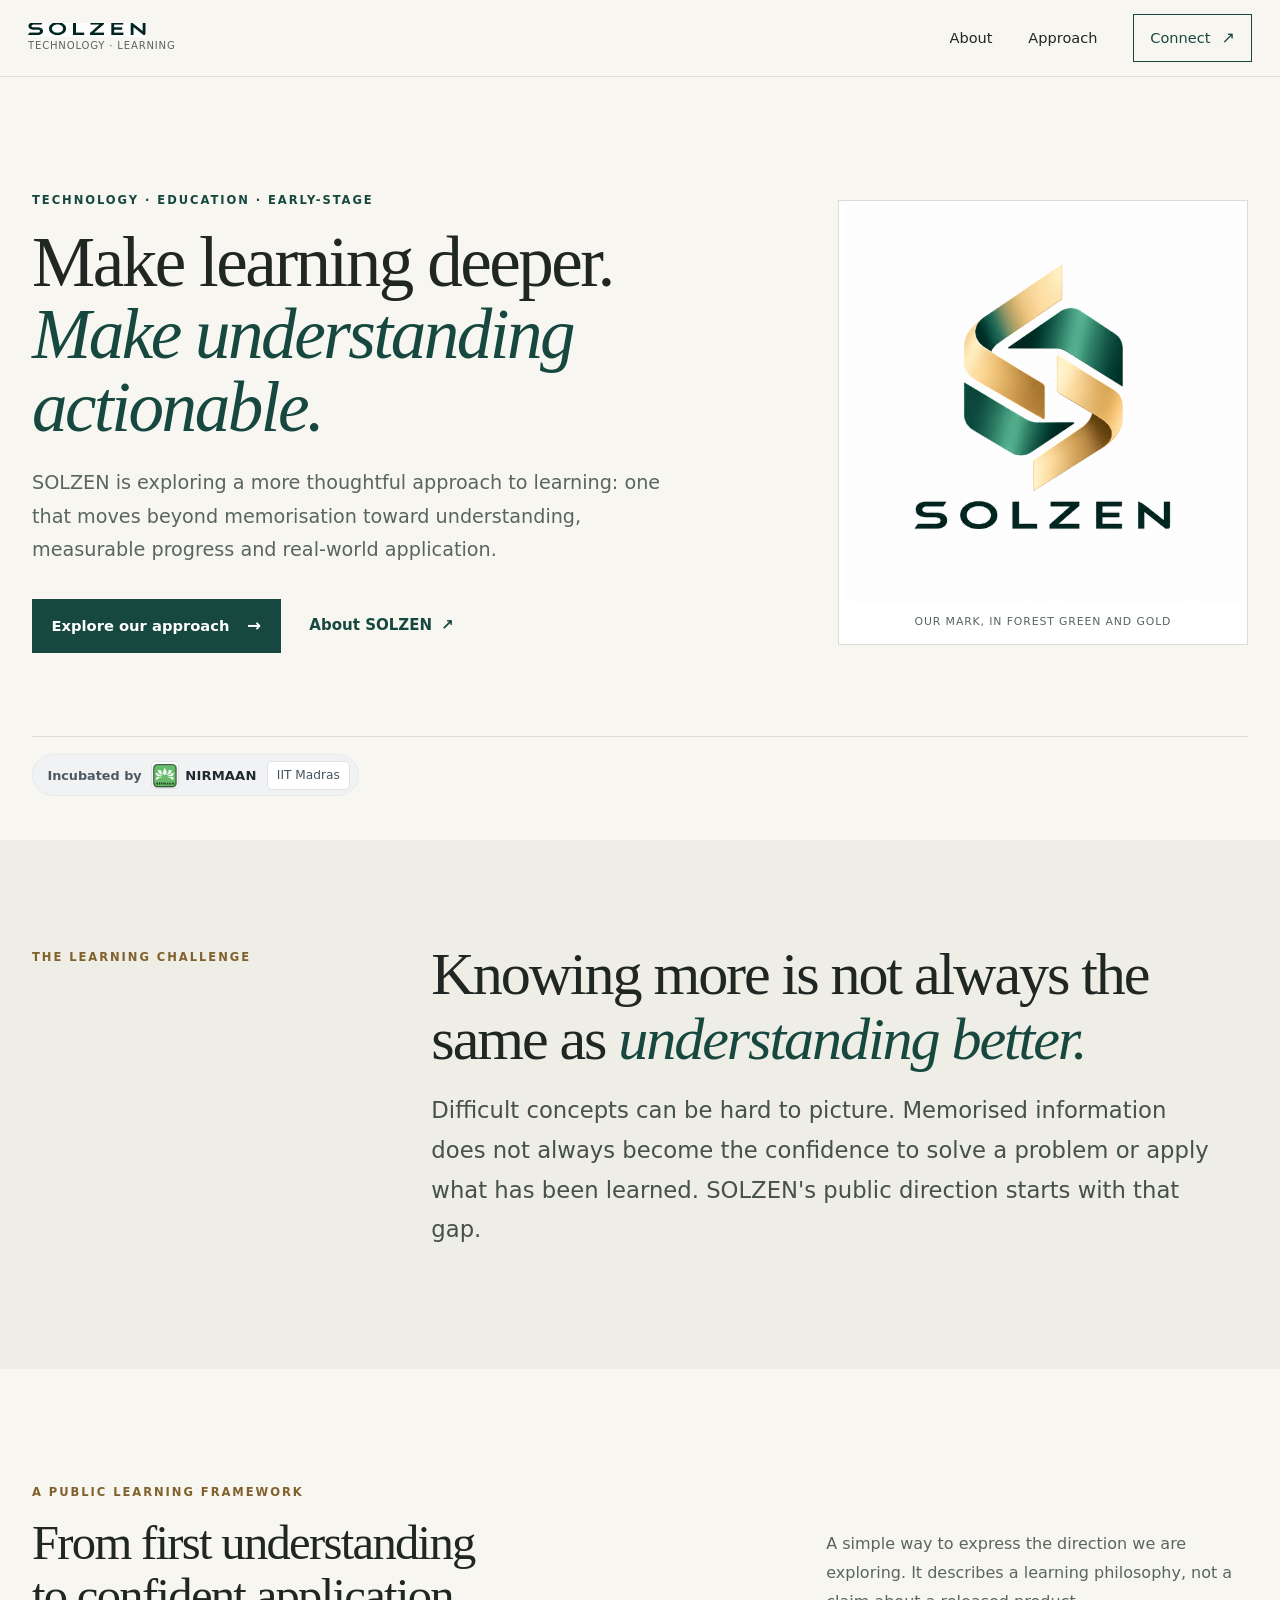
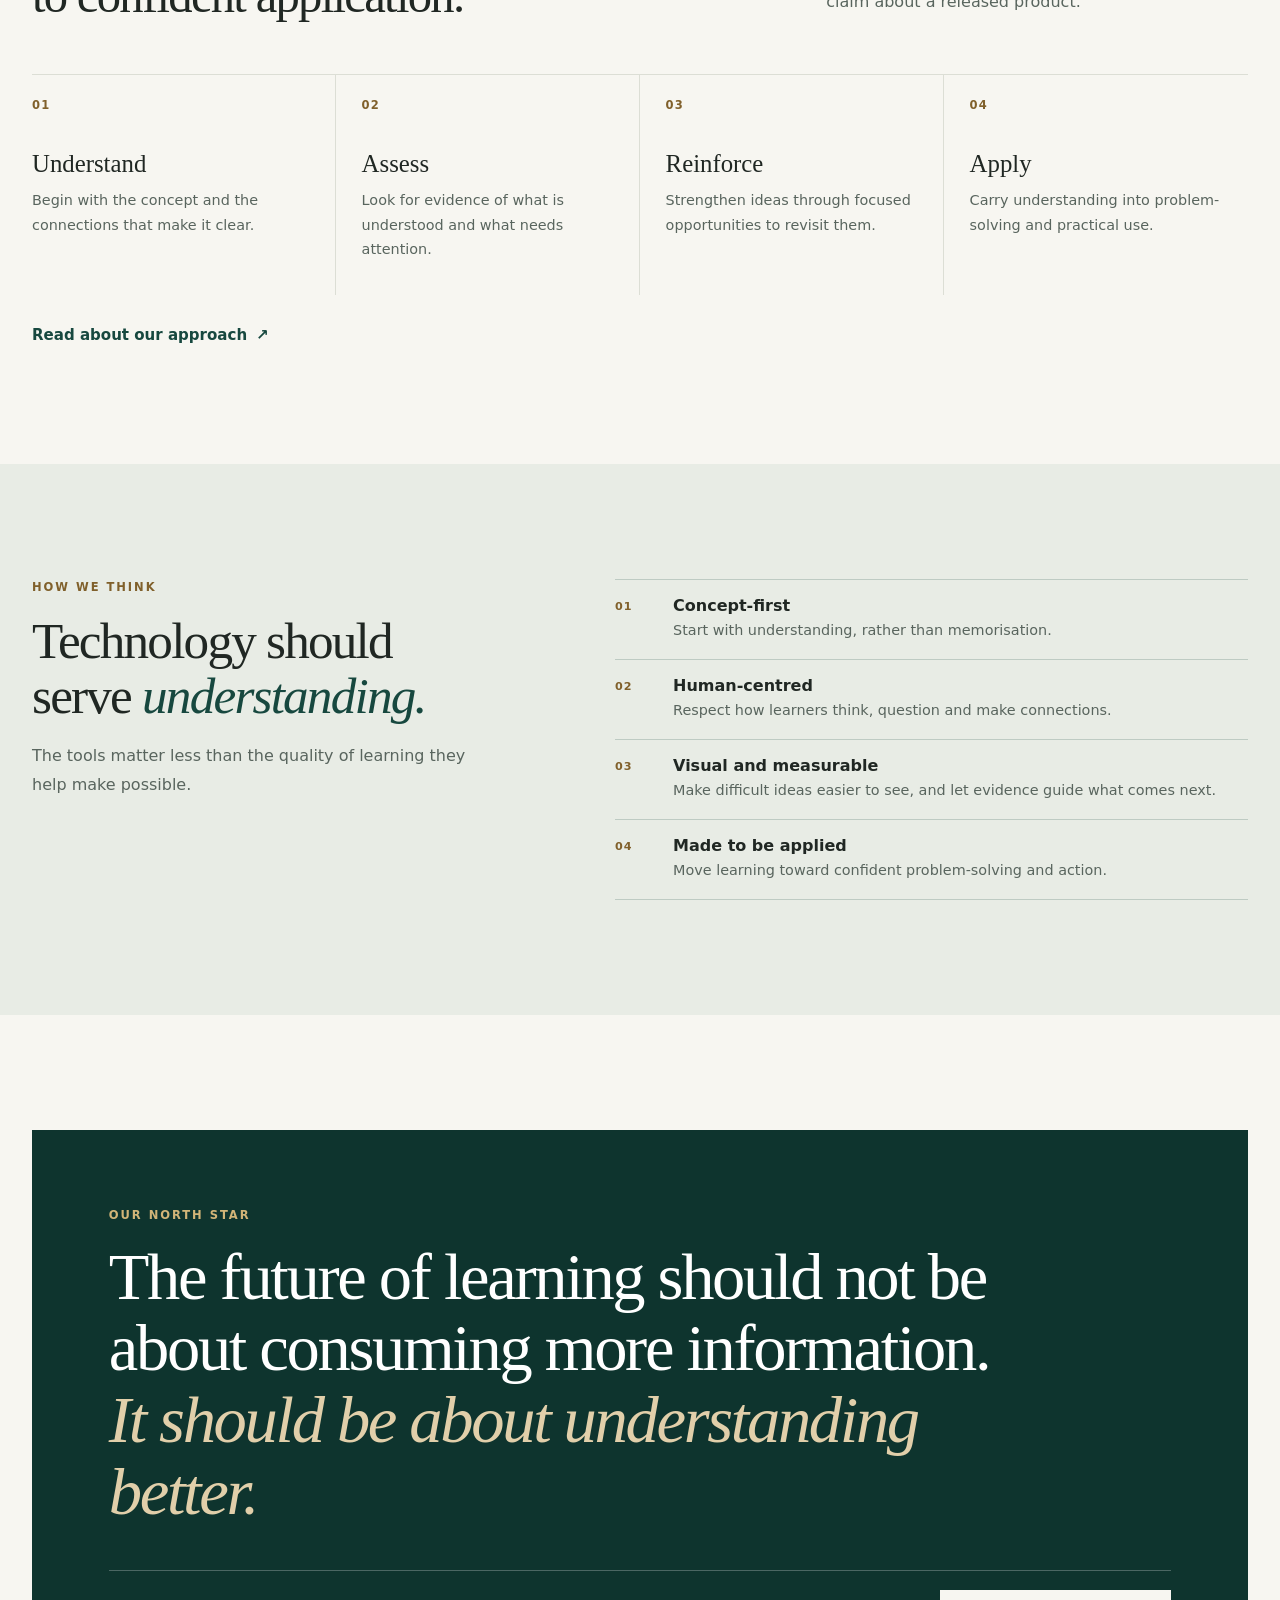
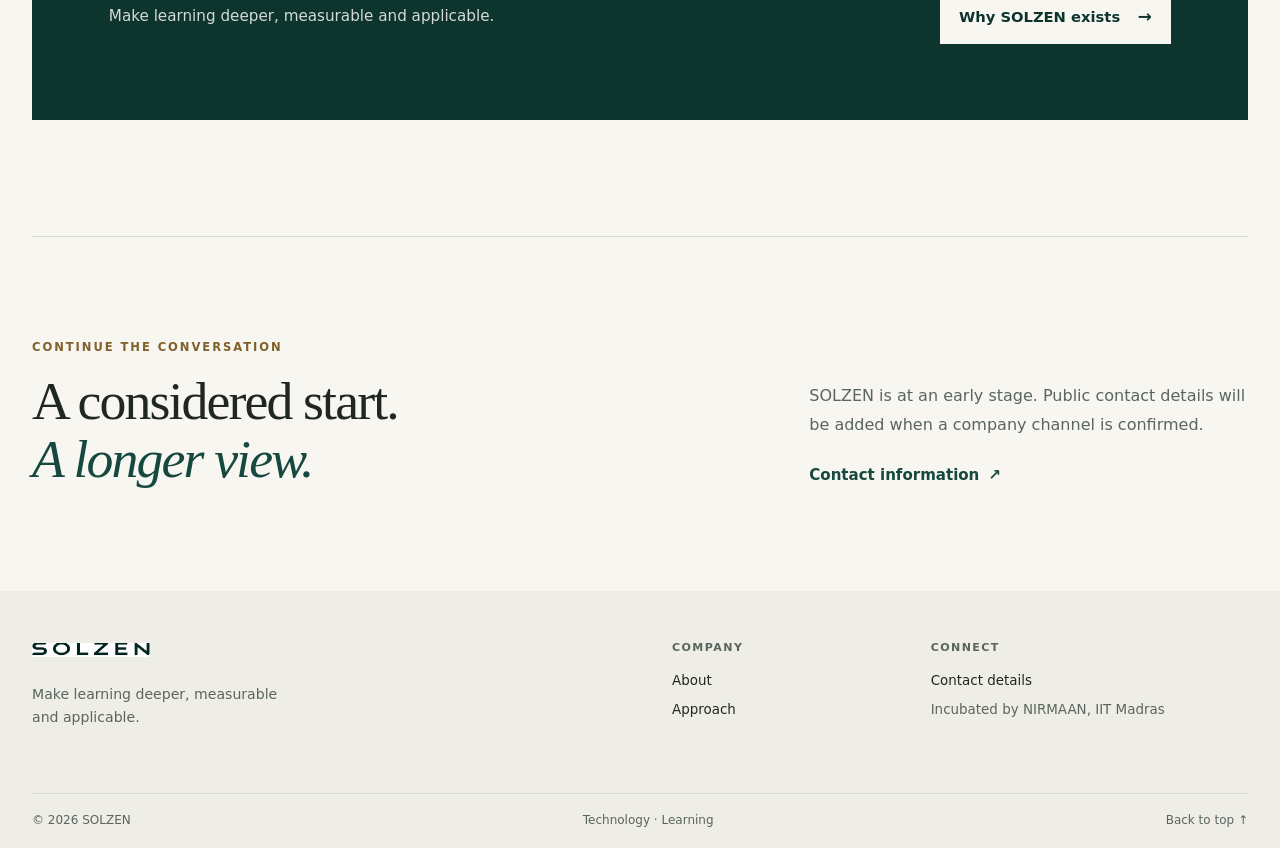
<file: index.html>
<!doctype html>
<html lang="en">
  <head>
    <meta charset="utf-8" />
    <meta name="viewport" content="width=device-width, initial-scale=1" />
    <meta name="description" content="SOLZEN is an early-stage technology and education company exploring how learning can become deeper, measurable and applicable." />
    <meta name="theme-color" content="#f7f6f1" />
    <link rel="canonical" href="https://solzen.in/" />
    <link rel="icon" type="image/png" href="/assets/solzen-logo.png" />
    <meta property="og:type" content="website" />
    <meta property="og:site_name" content="SOLZEN" />
    <meta property="og:title" content="SOLZEN — Make learning deeper" />
    <meta property="og:description" content="A public introduction to SOLZEN's direction in technology and education." />
    <meta property="og:url" content="https://solzen.in/" />
    <meta property="og:image" content="https://solzen.in/assets/solzen-logo.png" />
    <meta name="twitter:card" content="summary" />
    <meta name="twitter:title" content="SOLZEN — Make learning deeper" />
    <meta name="twitter:description" content="A public introduction to SOLZEN's direction in technology and education." />
    <title>SOLZEN — Make learning deeper</title>
    <link rel="stylesheet" href="/styles.css" />
    <script defer src="/menu.js"></script>
  </head>
  <body>
    <a class="skip-link" href="#main">Skip to content</a>
    <header class="site-header">
      <div class="header-inner">
        <a class="brand" href="/" aria-label="SOLZEN home">
          <span class="wordmark-window" aria-hidden="true"><img src="/assets/solzen-logo.png" alt="" /></span>
          <span class="brand-note">Technology · Learning</span>
        </a>
        <button class="menu-toggle" type="button" aria-expanded="false" aria-controls="primary-nav" data-menu-toggle>
          <span class="menu-toggle-label">Menu</span>
          <span class="menu-icon" aria-hidden="true"><span></span><span></span></span>
        </button>
        <nav class="primary-nav" id="primary-nav" aria-label="Primary navigation">
          <a href="/about/">About</a>
          <a href="/approach/">Approach</a>
          <a class="nav-cta" href="/contact/">Connect <span aria-hidden="true">↗</span></a>
        </nav>
      </div>
    </header>

    <main id="main">
      <section class="hero section-wrap" aria-labelledby="hero-title">
        <div class="hero-copy">
          <p class="eyebrow">Technology · Education · Early-stage</p>
          <h1 id="hero-title">Make learning deeper.<br /><em>Make understanding actionable.</em></h1>
          <p class="hero-lede">SOLZEN is exploring a more thoughtful approach to learning: one that moves beyond memorisation toward understanding, measurable progress and real-world application.</p>
          <div class="hero-actions">
            <a class="button button-dark" href="/approach/">Explore our approach <span aria-hidden="true">→</span></a>
            <a class="text-link" href="/about/">About SOLZEN <span aria-hidden="true">↗</span></a>
          </div>
        </div>
        <figure class="hero-identity">
          <img src="/assets/solzen-logo.png" width="1240" height="1240" fetchpriority="high" decoding="async" alt="SOLZEN's ribbon mark in forest green and gold, above the SOLZEN wordmark." />
          <figcaption>Our mark, in forest green and gold</figcaption>
        </figure>
        <div class="hero-bottomline">
          <div class="incubation-badge" role="group" aria-label="Incubated by NIRMAAN, IIT Madras">
            <span class="incubation-label">Incubated by</span>
            <span class="nirmaan-lockup"><img src="/assets/nirmaan-logo.png" width="28" height="28" alt="" /><span>NIRMAAN</span></span>
            <span class="campus-tag">IIT Madras</span>
          </div>
        </div>
      </section>

      <section class="intro-band" aria-labelledby="problem-title">
        <div class="section-wrap intro-grid">
          <p class="eyebrow">The learning challenge</p>
          <div>
            <h2 id="problem-title">Knowing more is not always the same as <em>understanding better.</em></h2>
            <p class="body-large">Difficult concepts can be hard to picture. Memorised information does not always become the confidence to solve a problem or apply what has been learned. SOLZEN's public direction starts with that gap.</p>
          </div>
        </div>
      </section>

      <section class="framework section-wrap" aria-labelledby="framework-title">
        <div class="section-heading split-heading">
          <div>
            <p class="eyebrow">A public learning framework</p>
            <h2 id="framework-title">From first understanding<br />to confident application.</h2>
          </div>
          <p class="body-copy">A simple way to express the direction we are exploring. It describes a learning philosophy, not a claim about a released product.</p>
        </div>
        <ol class="steps-list">
          <li>
            <span class="step-number">01</span>
            <h3>Understand</h3>
            <p>Begin with the concept and the connections that make it clear.</p>
          </li>
          <li>
            <span class="step-number">02</span>
            <h3>Assess</h3>
            <p>Look for evidence of what is understood and what needs attention.</p>
          </li>
          <li>
            <span class="step-number">03</span>
            <h3>Reinforce</h3>
            <p>Strengthen ideas through focused opportunities to revisit them.</p>
          </li>
          <li>
            <span class="step-number">04</span>
            <h3>Apply</h3>
            <p>Carry understanding into problem-solving and practical use.</p>
          </li>
        </ol>
        <a class="text-link framework-link" href="/approach/">Read about our approach <span aria-hidden="true">↗</span></a>
      </section>

      <section class="principles" aria-labelledby="principles-title">
        <div class="section-wrap principles-grid">
          <div class="principles-lead">
            <p class="eyebrow">How we think</p>
            <h2 id="principles-title">Technology should serve <em>understanding.</em></h2>
            <p class="body-copy">The tools matter less than the quality of learning they help make possible.</p>
          </div>
          <ul class="principles-list">
            <li><span>01</span><div><h3>Concept-first</h3><p>Start with understanding, rather than memorisation.</p></div></li>
            <li><span>02</span><div><h3>Human-centred</h3><p>Respect how learners think, question and make connections.</p></div></li>
            <li><span>03</span><div><h3>Visual and measurable</h3><p>Make difficult ideas easier to see, and let evidence guide what comes next.</p></div></li>
            <li><span>04</span><div><h3>Made to be applied</h3><p>Move learning toward confident problem-solving and action.</p></div></li>
          </ul>
        </div>
      </section>

      <section class="vision section-wrap" aria-labelledby="vision-title">
        <p class="eyebrow">Our north star</p>
        <h2 id="vision-title">The future of learning should not be about consuming more information. <em>It should be about understanding better.</em></h2>
        <div class="vision-foot">
          <p>Make learning deeper, measurable and applicable.</p>
          <a class="button button-light" href="/about/">Why SOLZEN exists <span aria-hidden="true">→</span></a>
        </div>
      </section>

      <section class="contact-strip section-wrap" aria-labelledby="contact-title">
        <div>
          <p class="eyebrow">Continue the conversation</p>
          <h2 id="contact-title">A considered start.<br /><em>A longer view.</em></h2>
        </div>
        <div class="contact-strip-copy">
          <p class="body-copy">SOLZEN is at an early stage. Public contact details will be added when a company channel is confirmed.</p>
          <a class="text-link" href="/contact/">Contact information <span aria-hidden="true">↗</span></a>
        </div>
      </section>
    </main>

    <footer class="site-footer">
      <div class="section-wrap footer-main">
        <div class="footer-brand">
          <a class="brand" href="/" aria-label="SOLZEN home">
            <span class="wordmark-window" aria-hidden="true"><img src="/assets/solzen-logo.png" alt="" /></span>
          </a>
          <p>Make learning deeper, measurable and applicable.</p>
        </div>
        <div class="footer-links">
          <div><span class="footer-label">Company</span><a href="/about/">About</a><a href="/approach/">Approach</a></div>
          <div><span class="footer-label">Connect</span><a href="/contact/">Contact details</a><span>Incubated by NIRMAAN, IIT Madras</span></div>
        </div>
      </div>
      <div class="section-wrap footer-bottom"><span>© 2026 SOLZEN</span><span>Technology · Learning</span><a href="#main">Back to top ↑</a></div>
    </footer>
  </body>
</html>
</file>
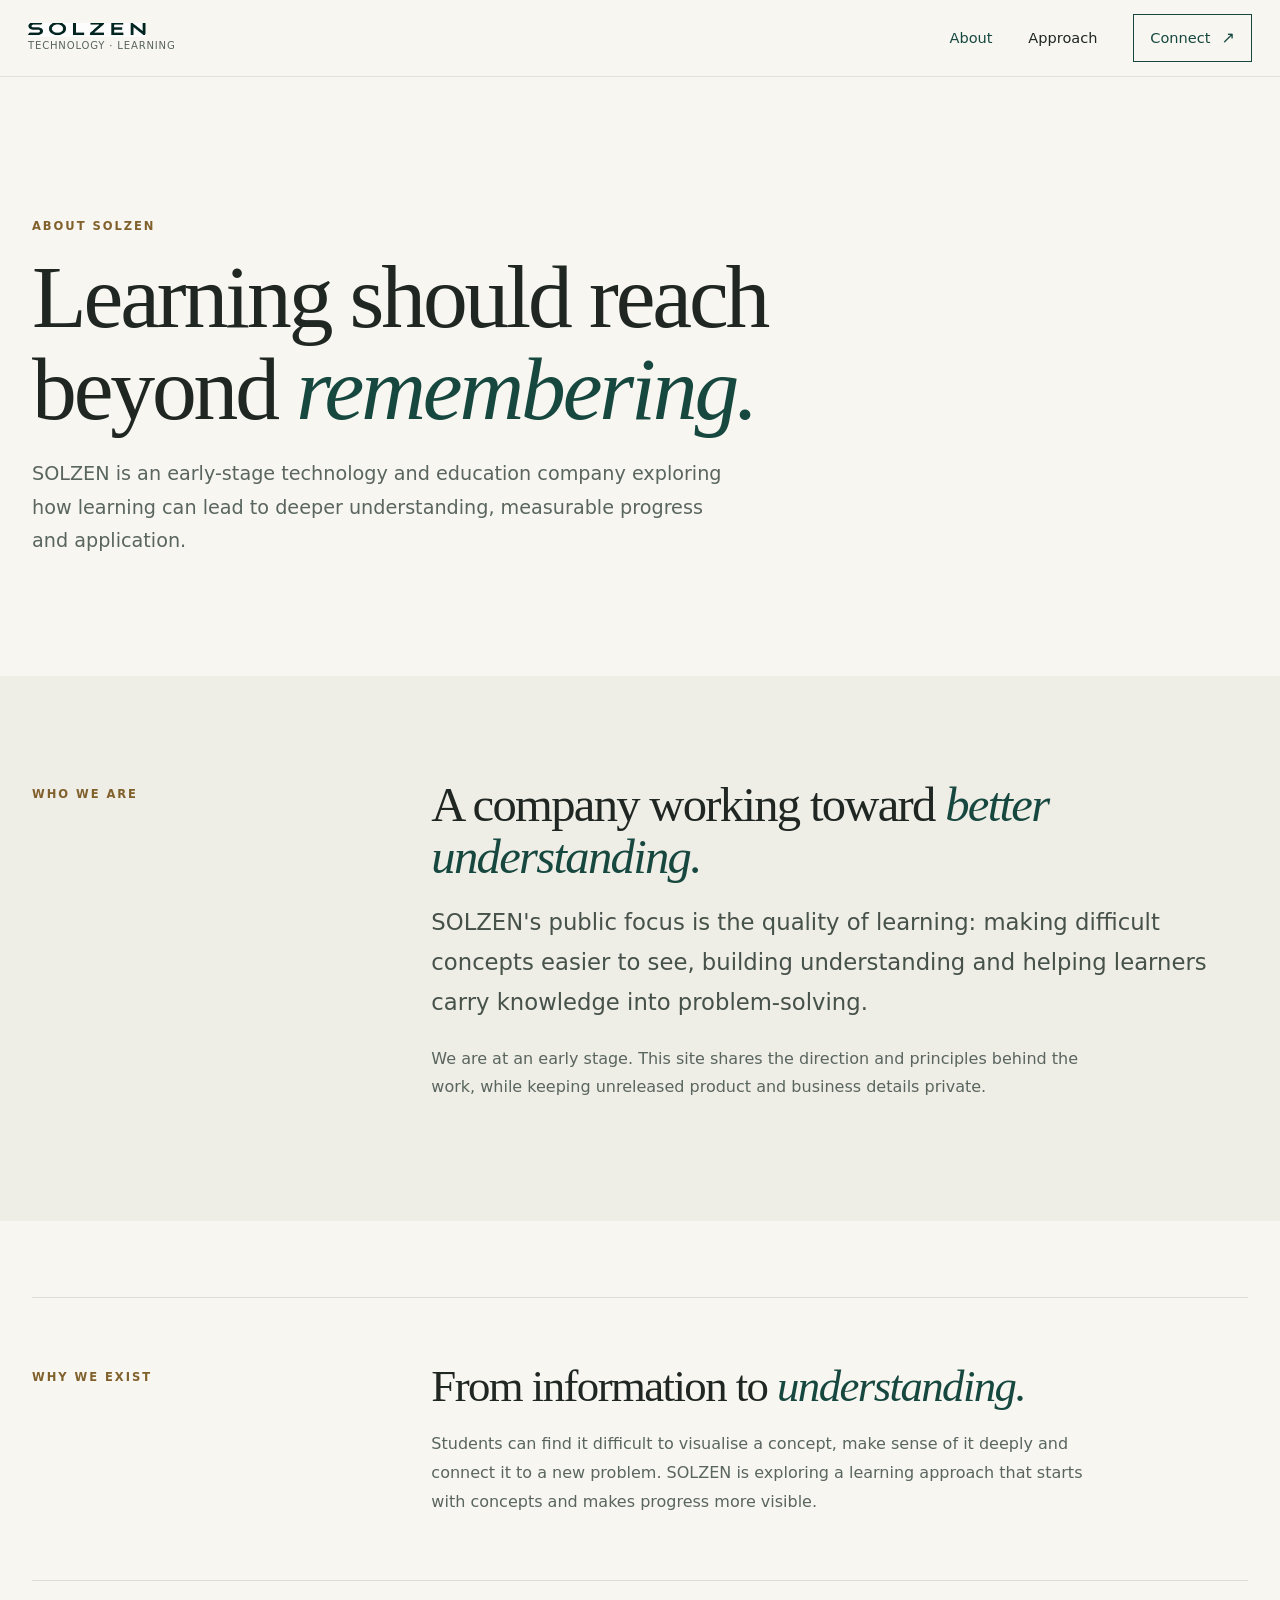
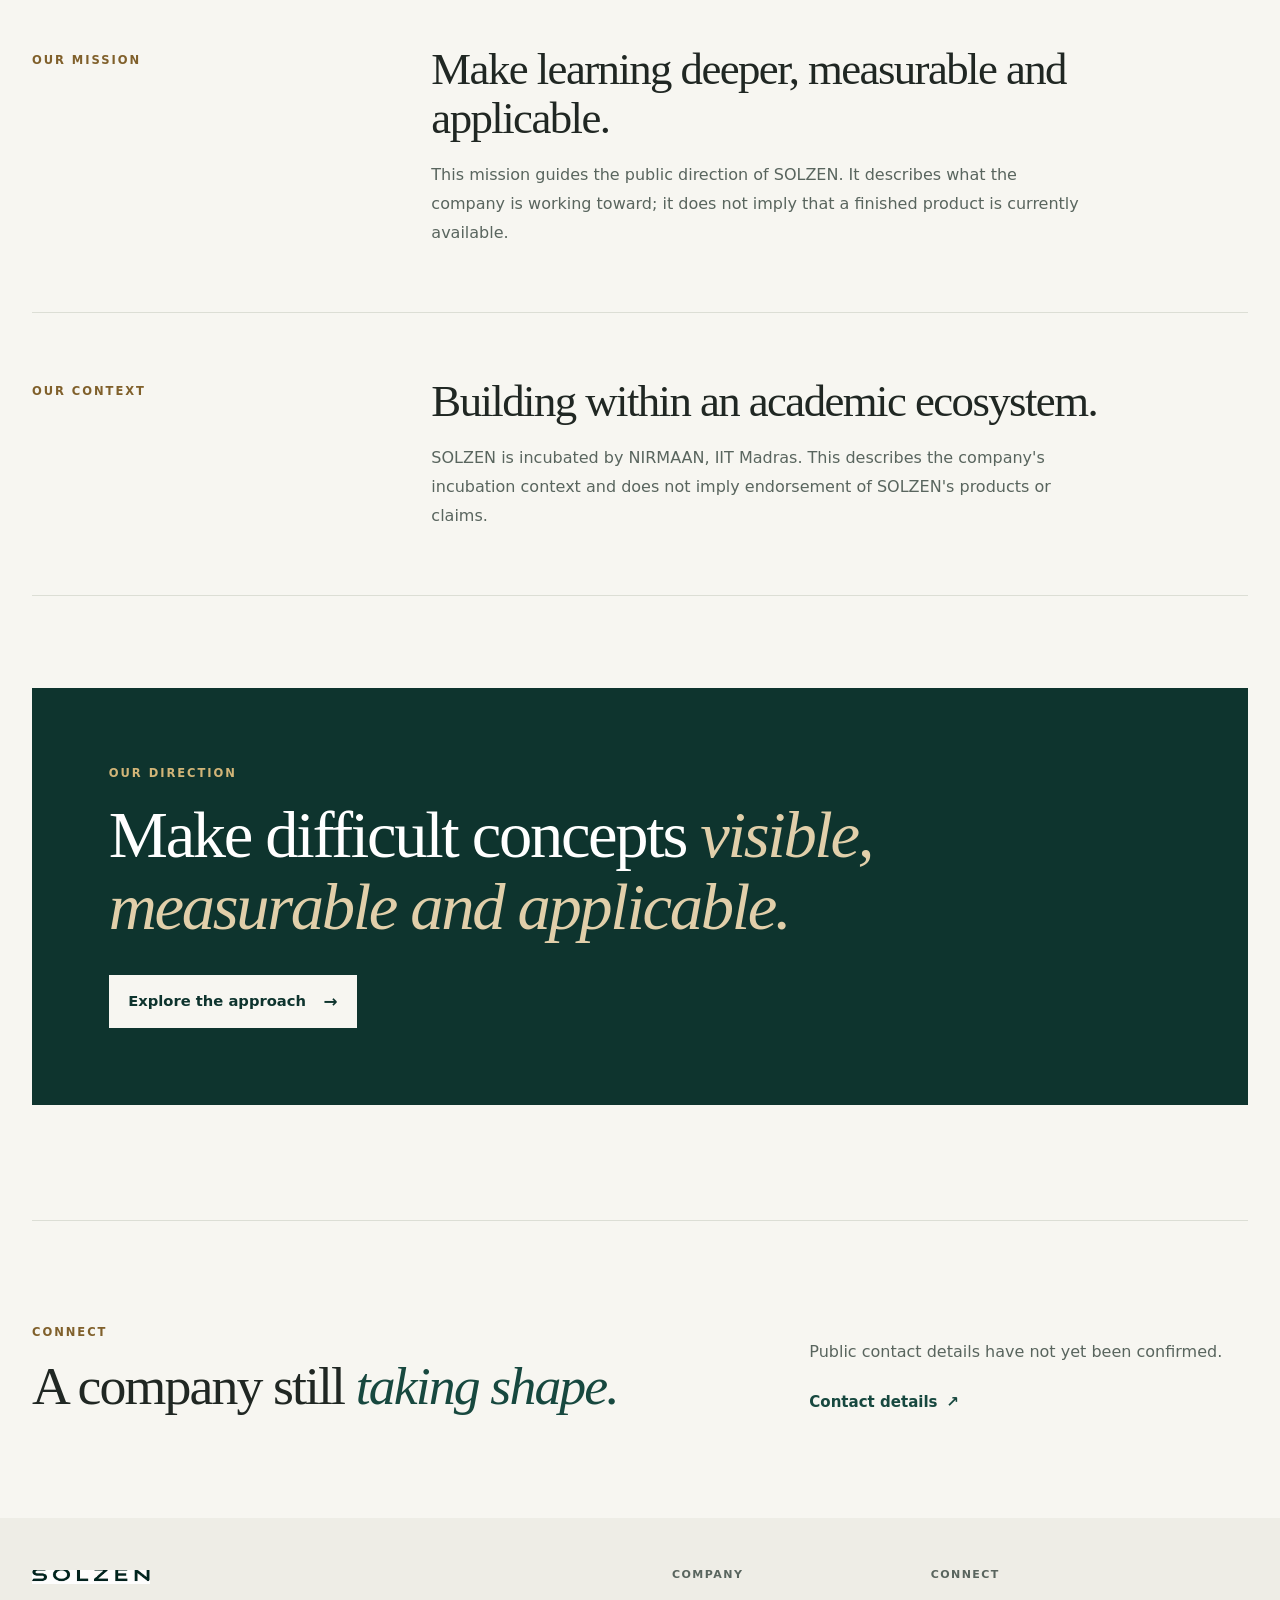
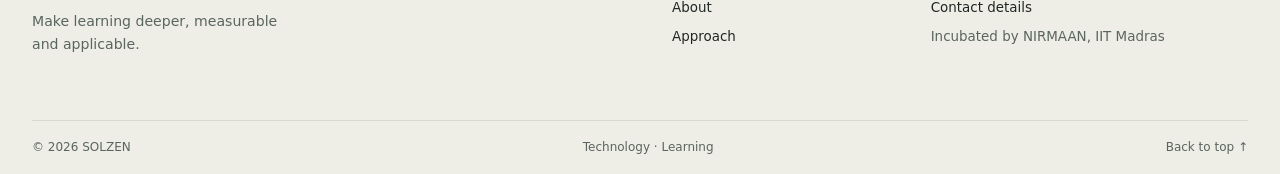
<file: about/index.html>
<!doctype html>
<html lang="en">
  <head>
    <meta charset="utf-8" />
    <meta name="viewport" content="width=device-width, initial-scale=1" />
    <meta name="description" content="Learn why SOLZEN exists, the learning challenge it is exploring and the direction of this early-stage technology and education company." />
    <meta name="theme-color" content="#f7f6f1" />
    <link rel="canonical" href="https://solzen.in/about/" />
    <link rel="icon" type="image/png" href="/assets/solzen-logo.png" />
    <meta property="og:type" content="website" /><meta property="og:site_name" content="SOLZEN" />
    <meta property="og:title" content="About SOLZEN" /><meta property="og:description" content="Why SOLZEN exists and the direction it is exploring in learning." />
    <meta property="og:url" content="https://solzen.in/about/" /><meta property="og:image" content="https://solzen.in/assets/solzen-logo.png" />
    <meta name="twitter:card" content="summary" />
    <title>About SOLZEN — A deeper approach to learning</title>
    <link rel="stylesheet" href="/styles.css" /><script defer src="/menu.js"></script>
  </head>
  <body>
    <a class="skip-link" href="#main">Skip to content</a>
    <header class="site-header"><div class="header-inner">
      <a class="brand" href="/" aria-label="SOLZEN home"><span class="wordmark-window" aria-hidden="true"><img src="/assets/solzen-logo.png" alt="" /></span><span class="brand-note">Technology · Learning</span></a>
      <button class="menu-toggle" type="button" aria-expanded="false" aria-controls="primary-nav" data-menu-toggle><span class="menu-toggle-label">Menu</span><span class="menu-icon" aria-hidden="true"><span></span><span></span></span></button>
      <nav class="primary-nav" id="primary-nav" aria-label="Primary navigation"><a href="/about/" aria-current="page">About</a><a href="/approach/">Approach</a><a class="nav-cta" href="/contact/">Connect <span aria-hidden="true">↗</span></a></nav>
    </div></header>
    <main id="main">
      <section class="page-hero section-wrap">
        <p class="eyebrow">About SOLZEN</p>
        <h1>Learning should reach beyond <em>remembering.</em></h1>
        <p class="hero-lede">SOLZEN is an early-stage technology and education company exploring how learning can lead to deeper understanding, measurable progress and application.</p>
      </section>
      <section class="text-feature intro-band" aria-labelledby="who-title"><div class="section-wrap text-feature-grid">
        <p class="eyebrow">Who we are</p>
        <div><h2 id="who-title">A company working toward <em>better understanding.</em></h2><p class="body-large">SOLZEN's public focus is the quality of learning: making difficult concepts easier to see, building understanding and helping learners carry knowledge into problem-solving.</p><p class="body-copy">We are at an early stage. This site shares the direction and principles behind the work, while keeping unreleased product and business details private.</p></div>
      </div></section>
      <section class="section-wrap about-sections">
        <article class="about-row"><p class="eyebrow">Why we exist</p><div><h2>From information to <em>understanding.</em></h2><p class="body-copy">Students can find it difficult to visualise a concept, make sense of it deeply and connect it to a new problem. SOLZEN is exploring a learning approach that starts with concepts and makes progress more visible.</p></div></article>
        <article class="about-row"><p class="eyebrow">Our mission</p><div><h2>Make learning deeper, measurable and applicable.</h2><p class="body-copy">This mission guides the public direction of SOLZEN. It describes what the company is working toward; it does not imply that a finished product is currently available.</p></div></article>
        <article class="about-row"><p class="eyebrow">Our context</p><div><h2>Building within an academic ecosystem.</h2><p class="body-copy">SOLZEN is incubated by NIRMAAN, IIT Madras. This describes the company's incubation context and does not imply endorsement of SOLZEN's products or claims.</p></div></article>
      </section>
      <section class="vision vision-compact section-wrap" aria-labelledby="about-vision-title"><p class="eyebrow">Our direction</p><h2 id="about-vision-title">Make difficult concepts <em>visible, measurable and applicable.</em></h2><a class="button button-light" href="/approach/">Explore the approach <span aria-hidden="true">→</span></a></section>
      <section class="contact-strip section-wrap"><div><p class="eyebrow">Connect</p><h2>A company still <em>taking shape.</em></h2></div><div class="contact-strip-copy"><p class="body-copy">Public contact details have not yet been confirmed.</p><a class="text-link" href="/contact/">Contact details <span aria-hidden="true">↗</span></a></div></section>
    </main>
    <footer class="site-footer"><div class="section-wrap footer-main"><div class="footer-brand"><a class="brand" href="/" aria-label="SOLZEN home"><span class="wordmark-window" aria-hidden="true"><img src="/assets/solzen-logo.png" alt="" /></span></a><p>Make learning deeper, measurable and applicable.</p></div><div class="footer-links"><div><span class="footer-label">Company</span><a href="/about/" aria-current="page">About</a><a href="/approach/">Approach</a></div><div><span class="footer-label">Connect</span><a href="/contact/">Contact details</a><span>Incubated by NIRMAAN, IIT Madras</span></div></div></div><div class="section-wrap footer-bottom"><span>© 2026 SOLZEN</span><span>Technology · Learning</span><a href="#main">Back to top ↑</a></div></footer>
  </body>
</html>
</file>
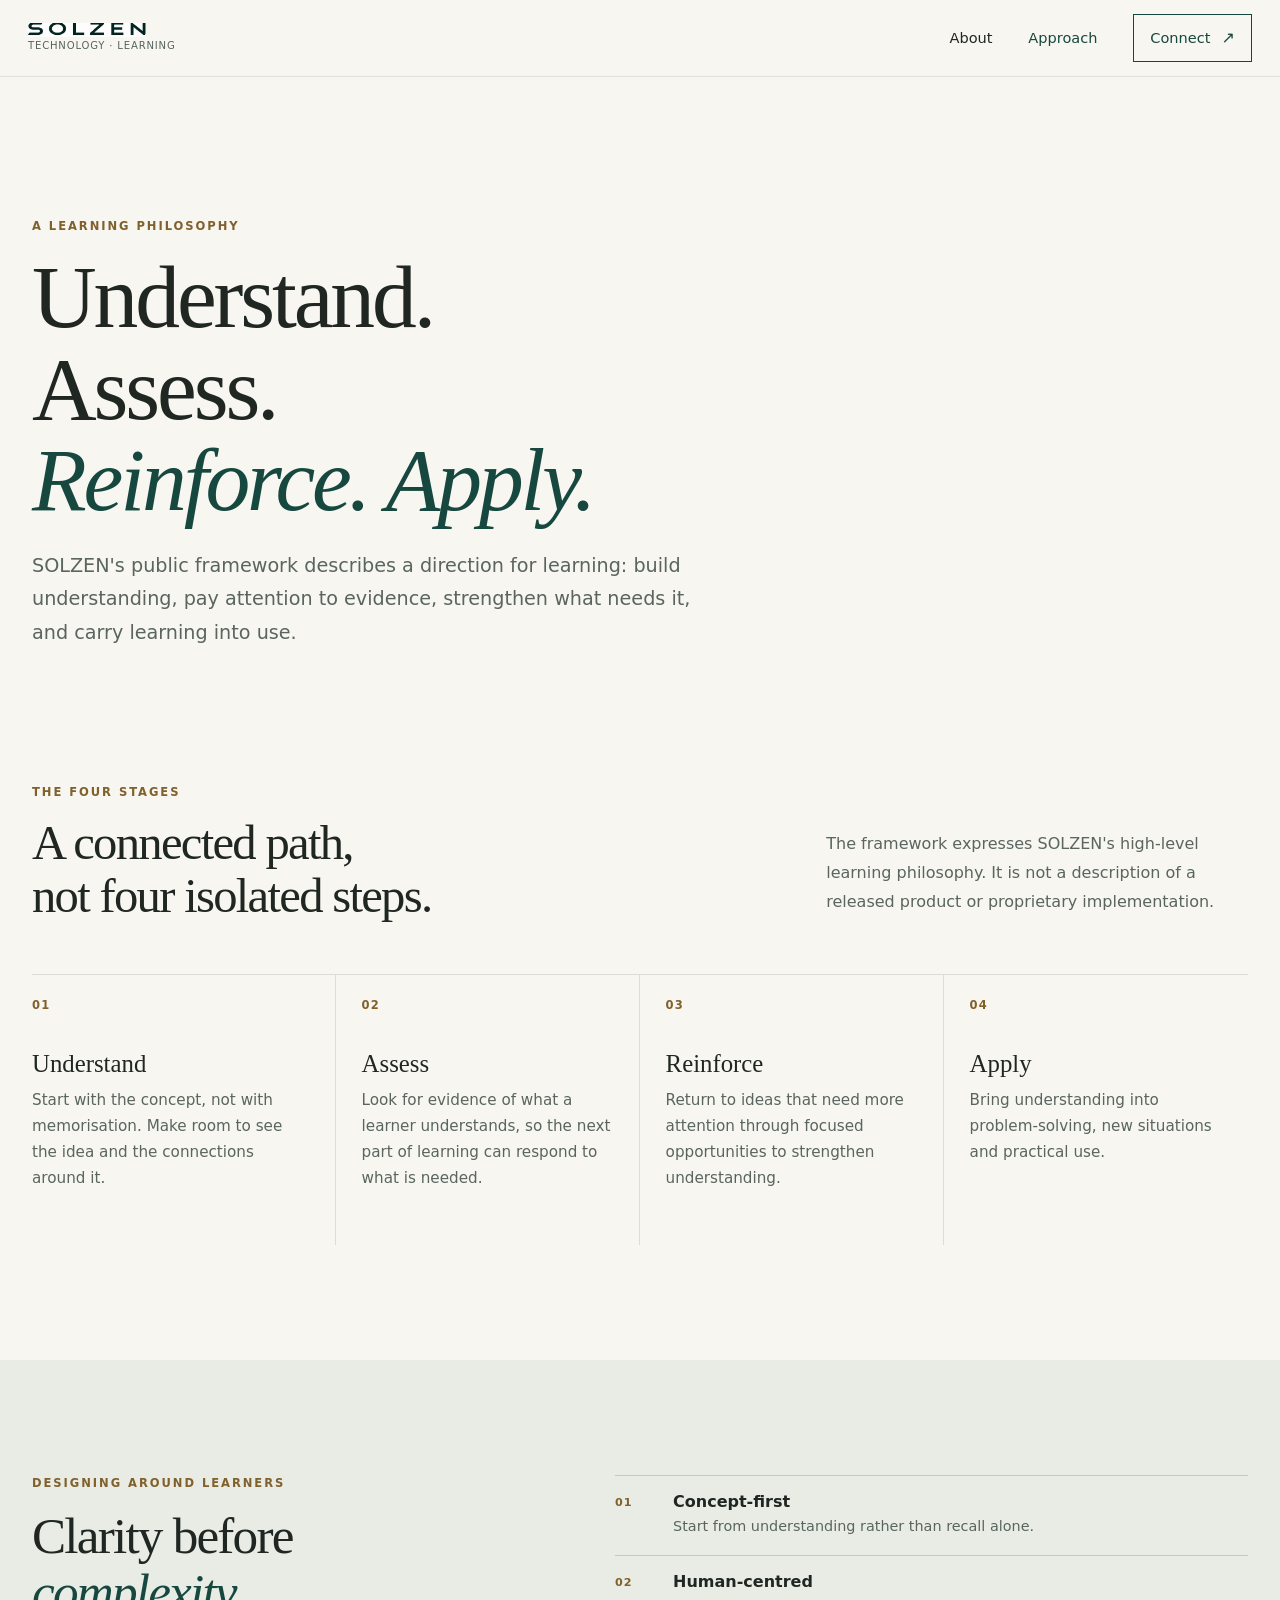
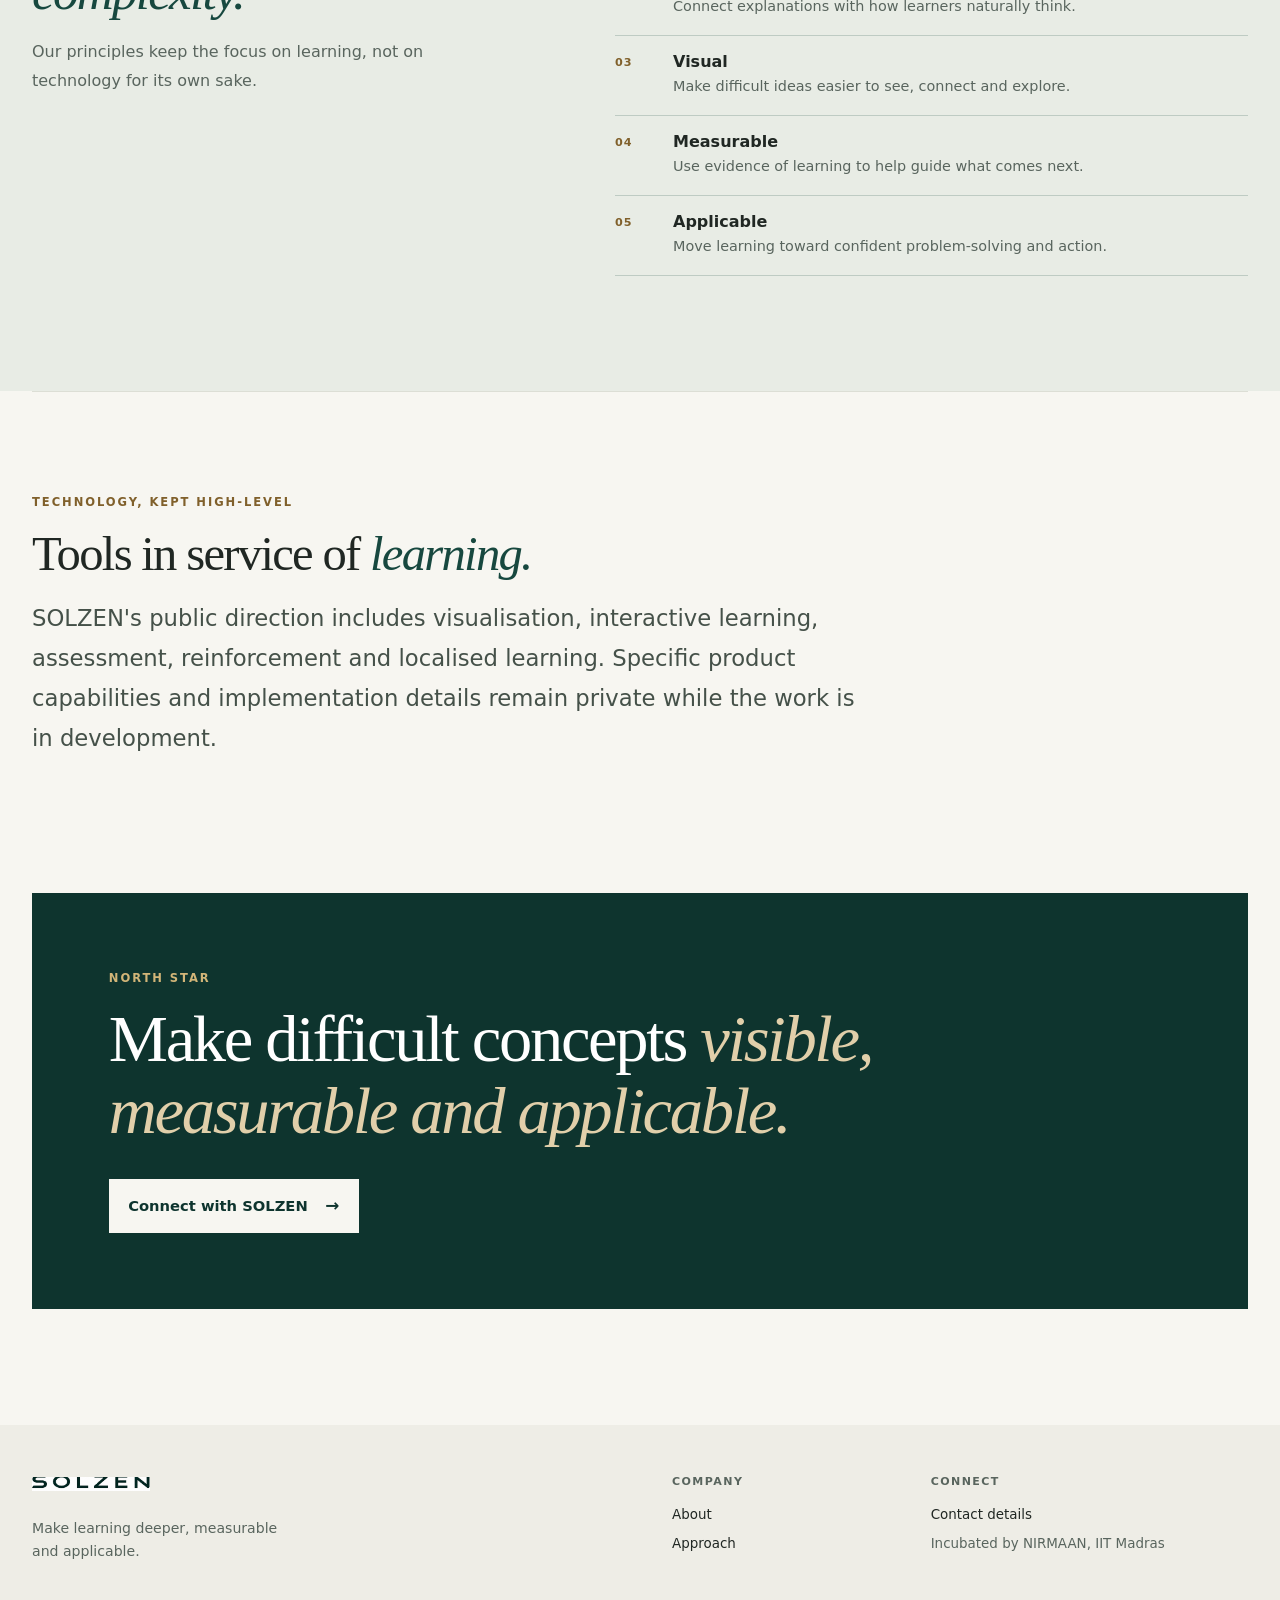
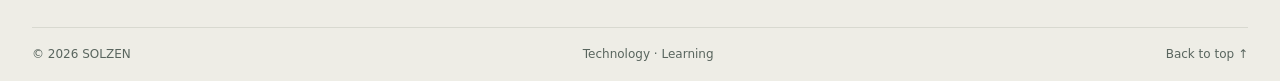
<file: approach/index.html>
<!doctype html>
<html lang="en">
  <head>
    <meta charset="utf-8" />
    <meta name="viewport" content="width=device-width, initial-scale=1" />
    <meta name="description" content="Explore SOLZEN's public learning framework: Understand, Assess, Reinforce and Apply." />
    <meta name="theme-color" content="#f7f6f1" />
    <link rel="canonical" href="https://solzen.in/approach/" />
    <link rel="icon" type="image/png" href="/assets/solzen-logo.png" />
    <meta property="og:type" content="website" /><meta property="og:site_name" content="SOLZEN" />
    <meta property="og:title" content="SOLZEN's approach to learning" /><meta property="og:description" content="Understand. Assess. Reinforce. Apply. A public framework for SOLZEN's direction." />
    <meta property="og:url" content="https://solzen.in/approach/" /><meta property="og:image" content="https://solzen.in/assets/solzen-logo.png" />
    <meta name="twitter:card" content="summary" />
    <title>Our approach — Understand, Assess, Reinforce, Apply | SOLZEN</title>
    <link rel="stylesheet" href="/styles.css" /><script defer src="/menu.js"></script>
  </head>
  <body>
    <a class="skip-link" href="#main">Skip to content</a>
    <header class="site-header"><div class="header-inner">
      <a class="brand" href="/" aria-label="SOLZEN home"><span class="wordmark-window" aria-hidden="true"><img src="/assets/solzen-logo.png" alt="" /></span><span class="brand-note">Technology · Learning</span></a>
      <button class="menu-toggle" type="button" aria-expanded="false" aria-controls="primary-nav" data-menu-toggle><span class="menu-toggle-label">Menu</span><span class="menu-icon" aria-hidden="true"><span></span><span></span></span></button>
      <nav class="primary-nav" id="primary-nav" aria-label="Primary navigation"><a href="/about/">About</a><a href="/approach/" aria-current="page">Approach</a><a class="nav-cta" href="/contact/">Connect <span aria-hidden="true">↗</span></a></nav>
    </div></header>
    <main id="main">
      <section class="page-hero section-wrap">
        <p class="eyebrow">A learning philosophy</p>
        <h1>Understand.<br />Assess.<br /><em>Reinforce. Apply.</em></h1>
        <p class="hero-lede">SOLZEN's public framework describes a direction for learning: build understanding, pay attention to evidence, strengthen what needs it, and carry learning into use.</p>
      </section>
      <section class="framework framework-page section-wrap" aria-labelledby="framework-title">
        <div class="section-heading split-heading"><div><p class="eyebrow">The four stages</p><h2 id="framework-title">A connected path,<br />not four isolated steps.</h2></div><p class="body-copy">The framework expresses SOLZEN's high-level learning philosophy. It is not a description of a released product or proprietary implementation.</p></div>
        <ol class="steps-list detailed-steps">
          <li><span class="step-number">01</span><h3>Understand</h3><p>Start with the concept, not with memorisation. Make room to see the idea and the connections around it.</p></li>
          <li><span class="step-number">02</span><h3>Assess</h3><p>Look for evidence of what a learner understands, so the next part of learning can respond to what is needed.</p></li>
          <li><span class="step-number">03</span><h3>Reinforce</h3><p>Return to ideas that need more attention through focused opportunities to strengthen understanding.</p></li>
          <li><span class="step-number">04</span><h3>Apply</h3><p>Bring understanding into problem-solving, new situations and practical use.</p></li>
        </ol>
      </section>
      <section class="principles" aria-labelledby="approach-principles-title"><div class="section-wrap principles-grid">
        <div class="principles-lead"><p class="eyebrow">Designing around learners</p><h2 id="approach-principles-title">Clarity before <em>complexity.</em></h2><p class="body-copy">Our principles keep the focus on learning, not on technology for its own sake.</p></div>
        <ul class="principles-list"><li><span>01</span><div><h3>Concept-first</h3><p>Start from understanding rather than recall alone.</p></div></li><li><span>02</span><div><h3>Human-centred</h3><p>Connect explanations with how learners naturally think.</p></div></li><li><span>03</span><div><h3>Visual</h3><p>Make difficult ideas easier to see, connect and explore.</p></div></li><li><span>04</span><div><h3>Measurable</h3><p>Use evidence of learning to help guide what comes next.</p></div></li><li><span>05</span><div><h3>Applicable</h3><p>Move learning toward confident problem-solving and action.</p></div></li></ul>
      </div></section>
      <section class="section-wrap technology-note"><p class="eyebrow">Technology, kept high-level</p><h2>Tools in service of <em>learning.</em></h2><p class="body-large">SOLZEN's public direction includes visualisation, interactive learning, assessment, reinforcement and localised learning. Specific product capabilities and implementation details remain private while the work is in development.</p></section>
      <section class="vision vision-compact section-wrap"><p class="eyebrow">North star</p><h2>Make difficult concepts <em>visible, measurable and applicable.</em></h2><a class="button button-light" href="/contact/">Connect with SOLZEN <span aria-hidden="true">→</span></a></section>
    </main>
    <footer class="site-footer"><div class="section-wrap footer-main"><div class="footer-brand"><a class="brand" href="/" aria-label="SOLZEN home"><span class="wordmark-window" aria-hidden="true"><img src="/assets/solzen-logo.png" alt="" /></span></a><p>Make learning deeper, measurable and applicable.</p></div><div class="footer-links"><div><span class="footer-label">Company</span><a href="/about/">About</a><a href="/approach/" aria-current="page">Approach</a></div><div><span class="footer-label">Connect</span><a href="/contact/">Contact details</a><span>Incubated by NIRMAAN, IIT Madras</span></div></div></div><div class="section-wrap footer-bottom"><span>© 2026 SOLZEN</span><span>Technology · Learning</span><a href="#main">Back to top ↑</a></div></footer>
  </body>
</html>
</file>
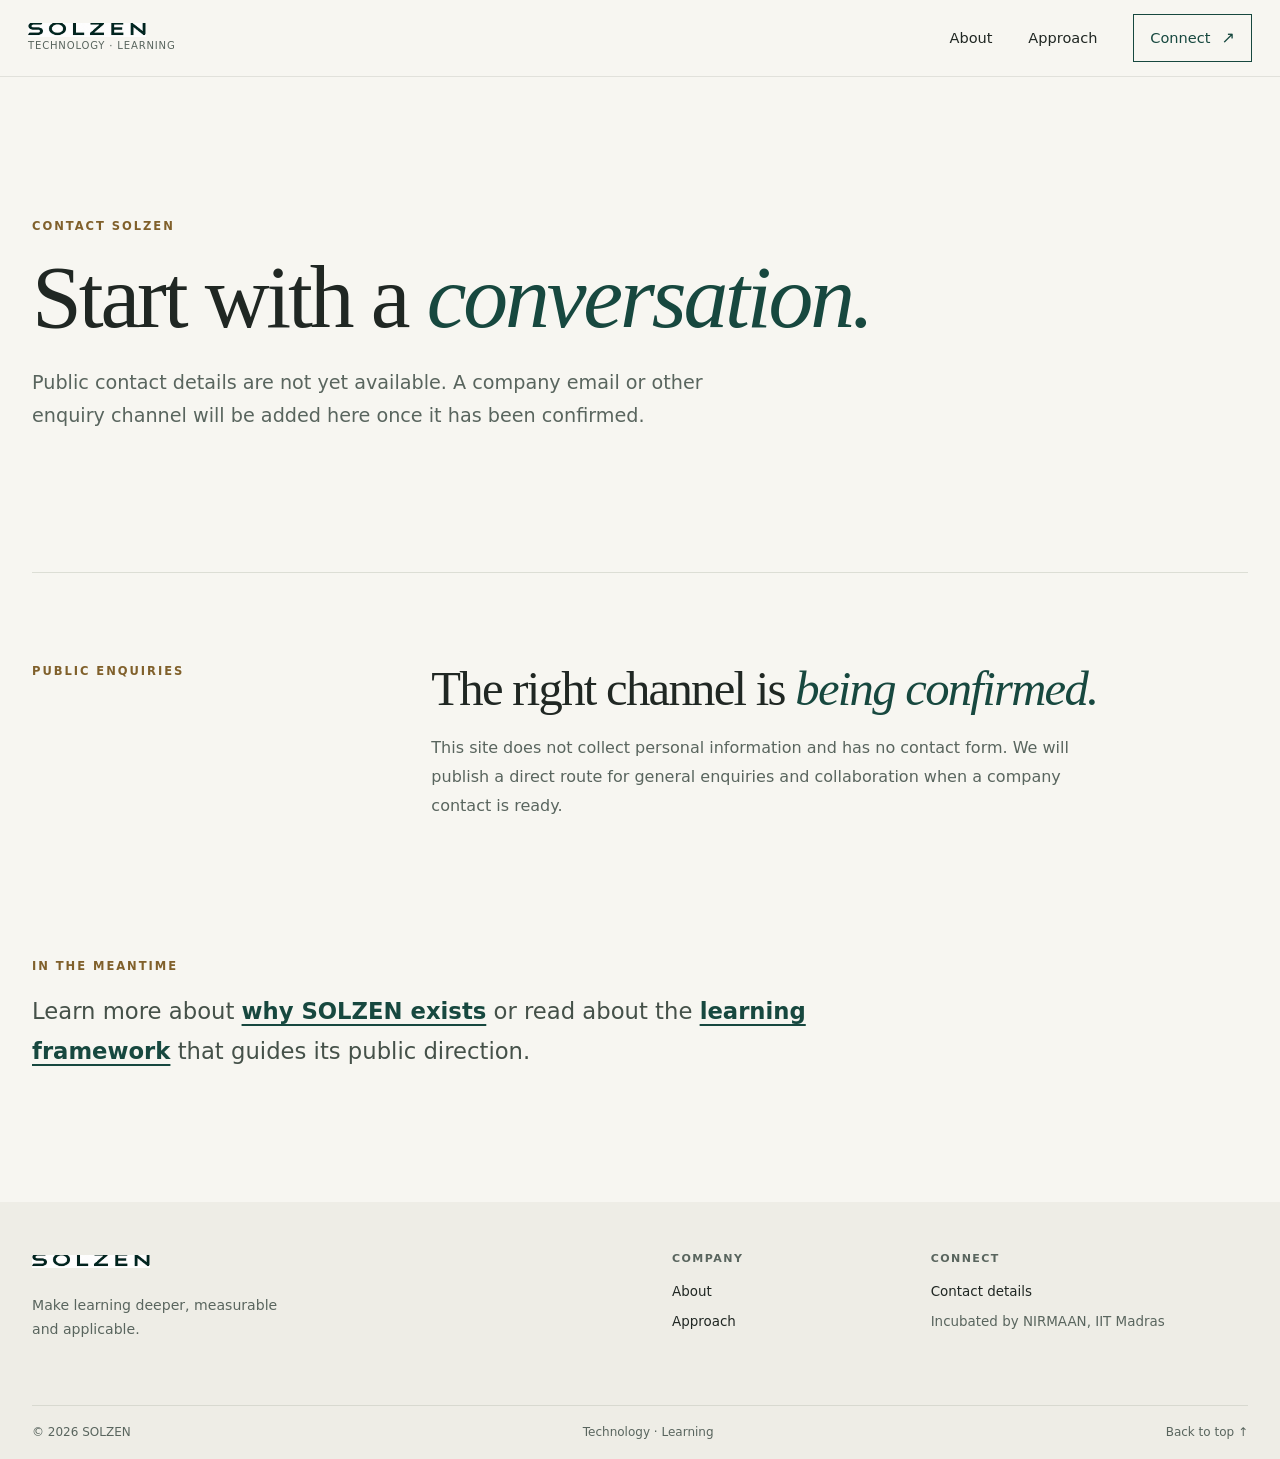
<file: contact/index.html>
<!doctype html>
<html lang="en">
  <head>
    <meta charset="utf-8" />
    <meta name="viewport" content="width=device-width, initial-scale=1" />
    <meta name="description" content="Contact information for SOLZEN. Public enquiry channels are being confirmed." />
    <meta name="theme-color" content="#f7f6f1" />
    <link rel="canonical" href="https://solzen.in/contact/" />
    <link rel="icon" type="image/png" href="/assets/solzen-logo.png" />
    <meta property="og:type" content="website" /><meta property="og:site_name" content="SOLZEN" />
    <meta property="og:title" content="Contact SOLZEN" /><meta property="og:description" content="Public enquiry channels for SOLZEN are being confirmed." />
    <meta property="og:url" content="https://solzen.in/contact/" /><meta property="og:image" content="https://solzen.in/assets/solzen-logo.png" />
    <meta name="twitter:card" content="summary" />
    <title>Contact SOLZEN</title>
    <link rel="stylesheet" href="/styles.css" /><script defer src="/menu.js"></script>
  </head>
  <body>
    <a class="skip-link" href="#main">Skip to content</a>
    <header class="site-header"><div class="header-inner">
      <a class="brand" href="/" aria-label="SOLZEN home"><span class="wordmark-window" aria-hidden="true"><img src="/assets/solzen-logo.png" alt="" /></span><span class="brand-note">Technology · Learning</span></a>
      <button class="menu-toggle" type="button" aria-expanded="false" aria-controls="primary-nav" data-menu-toggle><span class="menu-toggle-label">Menu</span><span class="menu-icon" aria-hidden="true"><span></span><span></span></span></button>
      <nav class="primary-nav" id="primary-nav" aria-label="Primary navigation"><a href="/about/">About</a><a href="/approach/">Approach</a><a class="nav-cta" href="/contact/" aria-current="page">Connect <span aria-hidden="true">↗</span></a></nav>
    </div></header>
    <main id="main">
      <section class="page-hero contact-page-hero section-wrap"><p class="eyebrow">Contact SOLZEN</p><h1>Start with a <em>conversation.</em></h1><p class="hero-lede">Public contact details are not yet available. A company email or other enquiry channel will be added here once it has been confirmed.</p></section>
      <section class="contact-status section-wrap" aria-labelledby="contact-status-title"><p class="eyebrow">Public enquiries</p><div><h2 id="contact-status-title">The right channel is <em>being confirmed.</em></h2><p class="body-copy">This site does not collect personal information and has no contact form. We will publish a direct route for general enquiries and collaboration when a company contact is ready.</p></div></section>
      <section class="contact-direction section-wrap"><p class="eyebrow">In the meantime</p><p class="body-large">Learn more about <a href="/about/">why SOLZEN exists</a> or read about the <a href="/approach/">learning framework</a> that guides its public direction.</p></section>
    </main>
    <footer class="site-footer"><div class="section-wrap footer-main"><div class="footer-brand"><a class="brand" href="/" aria-label="SOLZEN home"><span class="wordmark-window" aria-hidden="true"><img src="/assets/solzen-logo.png" alt="" /></span></a><p>Make learning deeper, measurable and applicable.</p></div><div class="footer-links"><div><span class="footer-label">Company</span><a href="/about/">About</a><a href="/approach/">Approach</a></div><div><span class="footer-label">Connect</span><a href="/contact/" aria-current="page">Contact details</a><span>Incubated by NIRMAAN, IIT Madras</span></div></div></div><div class="section-wrap footer-bottom"><span>© 2026 SOLZEN</span><span>Technology · Learning</span><a href="#main">Back to top ↑</a></div></footer>
  </body>
</html>
</file>
<file: styles.css>
:root {
  color-scheme: light;
  --paper: #f7f6f1;
  --white: #fff;
  --stone: #eeede6;
  --ink: #202723;
  --muted: #59655e;
  --green: #17483f;
  --green-deep: #0e342e;
  --gold: #80602b;
  --line: #dcded5;
  --max: 1216px;
}

* { box-sizing: border-box; }
html { scroll-behavior: smooth; scroll-padding-top: 6rem; }
body { margin: 0; min-width: 320px; background: var(--paper); color: var(--ink); font-family: Inter, ui-sans-serif, system-ui, -apple-system, BlinkMacSystemFont, "Segoe UI", sans-serif; font-size: 1rem; line-height: 1.65; -webkit-font-smoothing: antialiased; }
img { display: block; max-width: 100%; }
a { color: inherit; text-decoration-thickness: .07em; text-underline-offset: .22em; }
a:hover { color: var(--green); }
button, a { -webkit-tap-highlight-color: transparent; }
button:focus-visible, a:focus-visible { outline: 3px solid #80602b; outline-offset: 4px; border-radius: 2px; }
h1, h2, h3, p, figure { margin-top: 0; }
h1, h2, h3 { color: var(--ink); }
h1, h2 { font-family: "Iowan Old Style", "Palatino Linotype", "Book Antiqua", Georgia, serif; font-weight: 400; letter-spacing: -.035em; }
h1 em, h2 em { color: var(--green); font-style: italic; font-weight: 400; }
h1 { margin-bottom: 1.45rem; font-size: clamp(2.75rem, 5.7vw, 5.15rem); line-height: 1.02; }
h2 { margin-bottom: 1.2rem; font-size: clamp(2.1rem, 3.8vw, 3.45rem); line-height: 1.08; }
h3 { margin-bottom: .55rem; font-size: 1.1rem; line-height: 1.25; font-weight: 620; }
p { margin-bottom: 1rem; }
.section-wrap { width: min(var(--max), calc(100% - 3.5rem)); margin-inline: auto; }
.skip-link { position: absolute; top: .5rem; left: .5rem; z-index: 100; padding: .7rem 1rem; background: var(--green-deep); color: var(--white); transform: translateY(-160%); }
.skip-link:focus { transform: translateY(0); }
.site-header { position: sticky; top: 0; z-index: 20; border-bottom: 1px solid rgba(32, 39, 35, .1); background: rgba(247, 246, 241, .97); }
.header-inner { width: min(1360px, calc(100% - 3.5rem)); min-height: 76px; margin-inline: auto; display: flex; align-items: center; justify-content: space-between; gap: 2rem; }
.brand { display: inline-flex; flex-direction: column; align-items: flex-start; gap: .2rem; text-decoration: none; color: var(--ink); }
.brand:hover { color: var(--ink); }
.wordmark-window { position: relative; display: block; width: 7.4rem; height: .86rem; overflow: hidden; background: var(--paper); }
.wordmark-window img { position: absolute; top: -8.54rem; left: -2rem; width: 11.375rem; max-width: none; height: auto; }
.brand-note { color: var(--muted); font-size: .63rem; letter-spacing: .08em; text-transform: uppercase; line-height: 1.2; }
.primary-nav { display: flex; align-items: center; gap: clamp(1.2rem, 2.8vw, 2.5rem); }
.primary-nav a { color: var(--ink); font-size: .91rem; text-decoration: none; transition: color .18s ease; }
.primary-nav a:hover, .primary-nav a[aria-current="page"] { color: var(--green); }
.primary-nav .nav-cta { display: inline-flex; align-items: center; gap: .7rem; padding: .62rem 1rem; border: 1px solid var(--green); color: var(--green); }
.primary-nav .nav-cta:hover { background: var(--green); color: var(--white); }
.nav-cta span { font-size: 1rem; }
.menu-toggle { display: none; }

.hero { display: grid; grid-template-columns: minmax(0, 1.18fr) minmax(300px, .82fr); align-items: center; column-gap: clamp(2.5rem, 7vw, 7rem); row-gap: 2rem; padding-top: clamp(4.5rem, 9vw, 8.25rem); padding-bottom: 2.7rem; }
.hero-copy { max-width: 740px; }
.eyebrow { margin-bottom: 1.05rem; color: var(--gold); font-size: .72rem; font-weight: 700; letter-spacing: .17em; line-height: 1.45; text-transform: uppercase; }
.hero .eyebrow { color: var(--green); }
.hero h1 { max-width: 780px; font-size: clamp(3rem, 5.55vw, 5.2rem); }
.hero-lede { max-width: 630px; color: var(--muted); font-size: clamp(1.05rem, 1.5vw, 1.2rem); line-height: 1.75; }
.hero-actions { display: flex; align-items: center; flex-wrap: wrap; gap: 1.3rem 1.8rem; margin-top: 2rem; }
.button { min-height: 48px; display: inline-flex; align-items: center; justify-content: center; gap: 1.1rem; padding: .75rem 1.15rem; border: 1px solid transparent; font-size: .92rem; font-weight: 600; text-decoration: none; transition: background-color .18s ease, color .18s ease, border-color .18s ease; }
.button span { font-size: 1.05rem; }
.button-dark { background: var(--green); color: var(--white); }
.button-dark:hover { background: var(--green-deep); color: var(--white); }
.button-light { background: var(--paper); color: var(--green-deep); }
.button-light:hover { border-color: rgba(255,255,255,.78); background: var(--white); color: var(--green-deep); }
.text-link { display: inline-flex; align-items: center; gap: .55rem; color: var(--green); font-size: .94rem; font-weight: 650; text-decoration: none; }
.text-link span { transition: transform .18s ease; }
.text-link:hover span { transform: translate(2px, -2px); }
.hero-identity { width: min(100%, 410px); justify-self: end; margin: 0; padding: .4rem; border: 1px solid var(--line); background: var(--white); }
.hero-identity img { width: 100%; height: auto; }
.hero-identity figcaption { padding: .65rem .8rem .4rem; color: var(--muted); font-size: .68rem; letter-spacing: .08em; text-align: center; text-transform: uppercase; }
.hero-bottomline { grid-column: 1 / -1; display: flex; align-items: center; margin-top: clamp(1.6rem, 4vw, 3.2rem); padding-top: 1.1rem; border-top: 1px solid var(--line); }
.incubation-badge { display: inline-flex; align-items: center; gap: .58rem; min-height: 42px; padding: .3rem .5rem .3rem .9rem; border: 1px solid #e7eaed; border-radius: 999px; background: #f0f2f4; color: #4e5a62; }
.incubation-label { font-size: .8rem; font-weight: 600; white-space: nowrap; }
.nirmaan-lockup { display: inline-flex; align-items: center; gap: .4rem; color: #1f292d; font-size: .82rem; font-weight: 750; letter-spacing: .01em; }
.nirmaan-lockup img { width: 28px; height: 28px; flex: 0 0 auto; border: 1px solid rgba(25, 39, 40, .13); border-radius: 5px; background: var(--white); object-fit: contain; }
.campus-tag { margin-left: .05rem; padding: .32rem .58rem; border: 1px solid #dfe3e7; border-radius: 5px; background: var(--white); color: #46545c; font-size: .76rem; line-height: 1.35; white-space: nowrap; }

.intro-band { padding-block: clamp(4rem, 8vw, 7.2rem); background: var(--stone); }
.intro-grid, .text-feature-grid { display: grid; grid-template-columns: minmax(180px, .55fr) minmax(0, 1.45fr); gap: clamp(2rem, 7vw, 7rem); }
.intro-grid > .eyebrow, .text-feature-grid > .eyebrow { margin-top: .45rem; }
.intro-grid h2 { max-width: 800px; font-size: clamp(2.5rem, 4.7vw, 4.25rem); }
.body-large { max-width: 780px; color: #455149; font-size: clamp(1.15rem, 1.8vw, 1.42rem); line-height: 1.75; }
.body-copy { max-width: 660px; color: var(--muted); font-size: 1rem; line-height: 1.8; }

.framework { padding-block: clamp(5rem, 9vw, 8.5rem); }
.section-heading { margin-bottom: 3.2rem; }
.split-heading { display: grid; grid-template-columns: minmax(0, 1.15fr) minmax(220px, .65fr); align-items: end; gap: 3rem; }
.split-heading h2 { margin-bottom: 0; }
.split-heading .body-copy { margin-bottom: .35rem; }
.steps-list { display: grid; grid-template-columns: repeat(4, minmax(0, 1fr)); margin: 0; padding: 0; list-style: none; border-top: 1px solid var(--line); }
.steps-list li { min-height: 220px; padding: 1.35rem clamp(.8rem, 2vw, 1.6rem) 1.2rem 0; border-right: 1px solid var(--line); }
.steps-list li + li { padding-left: clamp(.8rem, 2vw, 1.6rem); }
.steps-list li:last-child { border-right: 0; }
.step-number { display: block; margin-bottom: 2.1rem; color: var(--gold); font-size: .72rem; font-weight: 700; letter-spacing: .1em; }
.steps-list h3 { font-family: "Iowan Old Style", "Palatino Linotype", Georgia, serif; font-size: 1.55rem; font-weight: 400; }
.steps-list p { max-width: 260px; margin-bottom: 0; color: var(--muted); font-size: .9rem; line-height: 1.7; }
.framework-link { margin-top: 1.8rem; }
.framework-page { padding-top: 1rem; }
.framework-page .steps-list li { min-height: 270px; }
.detailed-steps p { max-width: 290px; font-size: .95rem; }

.principles { padding-block: clamp(4.5rem, 9vw, 8rem); background: #e8ece5; }
.principles-grid { display: grid; grid-template-columns: minmax(250px, .85fr) minmax(0, 1.15fr); gap: clamp(2.5rem, 9vw, 9rem); }
.principles-lead { max-width: 480px; }
.principles-lead h2 { font-size: clamp(2.5rem, 4vw, 3.8rem); }
.principles-list { margin: 0; padding: 0; list-style: none; border-top: 1px solid rgba(23,72,63,.2); }
.principles-list li { display: grid; grid-template-columns: 42px 1fr; gap: 1rem; padding: 1rem 0; border-bottom: 1px solid rgba(23,72,63,.2); }
.principles-list li > span { padding-top: .13rem; color: var(--gold); font-size: .7rem; font-weight: 700; letter-spacing: .08em; }
.principles-list h3 { margin-bottom: .2rem; font-size: 1rem; }
.principles-list p { margin-bottom: 0; color: var(--muted); font-size: .9rem; }

.vision { margin-block: clamp(4.5rem, 9vw, 8rem); padding: clamp(2rem, 6vw, 5.5rem); background: var(--green-deep); color: var(--white); }
.vision .eyebrow { color: #d2b578; }
.vision h2 { max-width: 930px; margin-bottom: 2.6rem; color: var(--white); font-size: clamp(2.4rem, 5.2vw, 4.75rem); }
.vision h2 em { color: #e1cfaa; }
.vision-foot { display: flex; align-items: center; justify-content: space-between; gap: 2rem; padding-top: 1.2rem; border-top: 1px solid rgba(255,255,255,.25); }
.vision-foot p { margin: 0; color: rgba(255,255,255,.82); font-size: .95rem; }
.vision-compact { margin-top: 1rem; }
.vision-compact h2 { margin-bottom: 2rem; }

.contact-strip { display: grid; grid-template-columns: 1fr .65fr; gap: clamp(2rem, 8vw, 8rem); padding-block: clamp(4.5rem, 8vw, 7rem); border-top: 1px solid var(--line); }
.contact-strip h2 { margin-bottom: 0; font-size: clamp(2.5rem, 4.2vw, 3.75rem); }
.contact-strip-copy { align-self: end; }
.contact-strip-copy .text-link { margin-top: .45rem; }

.page-hero { max-width: none; padding-top: clamp(5rem, 11vw, 10rem); padding-bottom: clamp(3.5rem, 8vw, 7rem); }
.page-hero > * { max-width: 830px; }
.page-hero h1 { max-width: 900px; font-size: clamp(3.2rem, 7vw, 6.3rem); }
.page-hero .hero-lede { max-width: 690px; }
.text-feature { padding-block: clamp(4rem, 8vw, 7rem); }
.text-feature-grid h2 { max-width: 730px; }
.text-feature-grid .body-copy { margin-top: 1.4rem; }
.about-sections { padding-block: clamp(3rem, 6vw, 5.6rem); }
.about-row { display: grid; grid-template-columns: minmax(180px, .55fr) minmax(0, 1.45fr); gap: clamp(2rem, 7vw, 7rem); padding-block: clamp(2.5rem, 5vw, 4.5rem); border-bottom: 1px solid var(--line); }
.about-row:first-child { border-top: 1px solid var(--line); }
.about-row > .eyebrow { margin-top: .4rem; }
.about-row h2 { max-width: 760px; font-size: clamp(2rem, 3.5vw, 3.2rem); }
.about-row p:last-child { margin-bottom: 0; }
.technology-note { max-width: none; padding-block: clamp(4rem, 8vw, 7rem); border-top: 1px solid var(--line); }
.technology-note h2 { max-width: 780px; }
.technology-note .body-large { max-width: 850px; }

.contact-page-hero { min-height: 55vh; }
.contact-status { display: grid; grid-template-columns: minmax(180px, .55fr) minmax(0, 1.45fr); align-items: start; gap: clamp(2rem, 7vw, 7rem); padding-block: clamp(3rem, 7vw, 6rem); border-top: 1px solid var(--line); }
.contact-status h2 { max-width: 680px; }
.contact-direction { padding-block: 2rem clamp(5rem, 9vw, 8rem); }
.contact-direction a { color: var(--green); font-weight: 650; }

.site-footer { padding-top: 3rem; background: #eeede6; }
.footer-main { display: grid; grid-template-columns: 1fr 1fr; gap: 4rem; padding-bottom: 3rem; }
.footer-brand p { max-width: 250px; margin-top: 1.1rem; color: var(--muted); font-size: .88rem; }
.footer-links { display: grid; grid-template-columns: 1fr 1.4fr; gap: 2rem; }
.footer-links > div { display: flex; flex-direction: column; align-items: flex-start; gap: .45rem; }
.footer-label { margin-bottom: .35rem; color: var(--muted); font-size: .69rem; font-weight: 700; letter-spacing: .13em; text-transform: uppercase; }
.footer-links a, .footer-links span:not(.footer-label) { font-size: .84rem; text-decoration: none; }
.footer-links span:not(.footer-label) { max-width: 250px; color: var(--muted); }
.footer-bottom { display: flex; justify-content: space-between; gap: 1.2rem; padding-block: 1.05rem; border-top: 1px solid #d8d9d0; color: var(--muted); font-size: .75rem; }
.footer-bottom a { text-decoration: none; }

@media (max-width: 900px) {
  .section-wrap, .header-inner { width: min(var(--max), calc(100% - 2.5rem)); }
  .hero { grid-template-columns: minmax(0, 1.1fr) minmax(220px, .75fr); column-gap: 2rem; }
  .hero-identity { width: min(100%, 340px); }
  .hero h1 { font-size: clamp(2.8rem, 6vw, 4.5rem); }
  .principles-grid { gap: 3rem; }
}

@media (max-width: 680px) {
  html { scroll-padding-top: 5rem; }
  .section-wrap, .header-inner { width: calc(100% - 2rem); }
  .header-inner { min-height: 68px; }
  .menu-toggle { display: inline-flex; align-items: center; gap: .7rem; padding: .6rem .1rem .6rem .7rem; border: 0; background: transparent; color: var(--ink); font: inherit; cursor: pointer; }
  .menu-toggle-label { font-size: .88rem; }
  .menu-icon { width: 20px; display: grid; gap: 5px; }
  .menu-icon span { height: 1px; background: currentColor; transition: transform .18s ease; }
  .menu-toggle[aria-expanded="true"] .menu-icon span:first-child { transform: translateY(3px) rotate(45deg); }
  .menu-toggle[aria-expanded="true"] .menu-icon span:last-child { transform: translateY(-3px) rotate(-45deg); }
  .primary-nav { position: absolute; top: 100%; left: 0; right: 0; display: none; align-items: stretch; gap: 0; padding: .45rem 1rem 1rem; border-bottom: 1px solid var(--line); background: var(--paper); }
  .primary-nav.is-open { display: flex; flex-direction: column; }
  .primary-nav > a { padding: .85rem 0; border-bottom: 1px solid var(--line); }
  .primary-nav .nav-cta { justify-content: space-between; margin-top: .8rem; padding: .8rem 1rem; border: 1px solid var(--green); }
  .hero { grid-template-columns: 1fr; padding-top: 4rem; }
  .hero h1 { font-size: clamp(2.65rem, 10vw, 4rem); }
  .hero-identity { width: min(78vw, 340px); justify-self: center; margin-top: .8rem; }
  .hero-bottomline { align-items: flex-start; }
  .incubation-badge { gap: .48rem; padding-inline: .75rem .4rem; }
  .incubation-label { font-size: .74rem; }
  .nirmaan-lockup { gap: .32rem; font-size: .76rem; }
  .nirmaan-lockup img { width: 26px; height: 26px; }
  .campus-tag { padding: .3rem .48rem; font-size: .7rem; }
  .intro-grid, .text-feature-grid, .about-row { grid-template-columns: 1fr; gap: 1.5rem; }
  .intro-grid h2 { font-size: clamp(2.35rem, 10vw, 3.55rem); }
  .split-heading { grid-template-columns: 1fr; gap: 1.3rem; }
  .section-heading { margin-bottom: 2.3rem; }
  .steps-list { grid-template-columns: repeat(2, minmax(0, 1fr)); }
  .steps-list li { min-height: 205px; padding: 1.15rem .9rem 1.2rem 0; border-bottom: 1px solid var(--line); }
  .steps-list li + li { padding-left: .9rem; }
  .steps-list li:nth-child(2) { border-right: 0; }
  .steps-list li:nth-child(3) { padding-left: 0; }
  .steps-list li:nth-child(n+3) { border-bottom: 0; }
  .step-number { margin-bottom: 1.5rem; }
  .framework-page .steps-list li { min-height: 240px; }
  .principles-grid { grid-template-columns: 1fr; gap: 2rem; }
  .vision { padding: 2rem 1.35rem; }
  .vision h2 { font-size: clamp(2.2rem, 9vw, 3.5rem); }
  .vision-foot { align-items: flex-start; flex-direction: column; gap: 1.2rem; }
  .contact-strip { grid-template-columns: 1fr; gap: 1.5rem; }
  .page-hero { padding-top: 4.5rem; padding-bottom: 3rem; }
  .page-hero h1 { font-size: clamp(3rem, 11vw, 4.6rem); }
  .contact-status { grid-template-columns: 1fr; gap: 1.5rem; }
  .footer-main { grid-template-columns: 1fr; gap: 1.7rem; }
  .footer-links { grid-template-columns: 1fr 1fr; }
  .footer-bottom { flex-wrap: wrap; font-size: .7rem; }
}

@media (prefers-reduced-motion: reduce) {
  *, *::before, *::after { scroll-behavior: auto !important; transition-duration: .01ms !important; animation-duration: .01ms !important; animation-iteration-count: 1 !important; }
}
</file>
